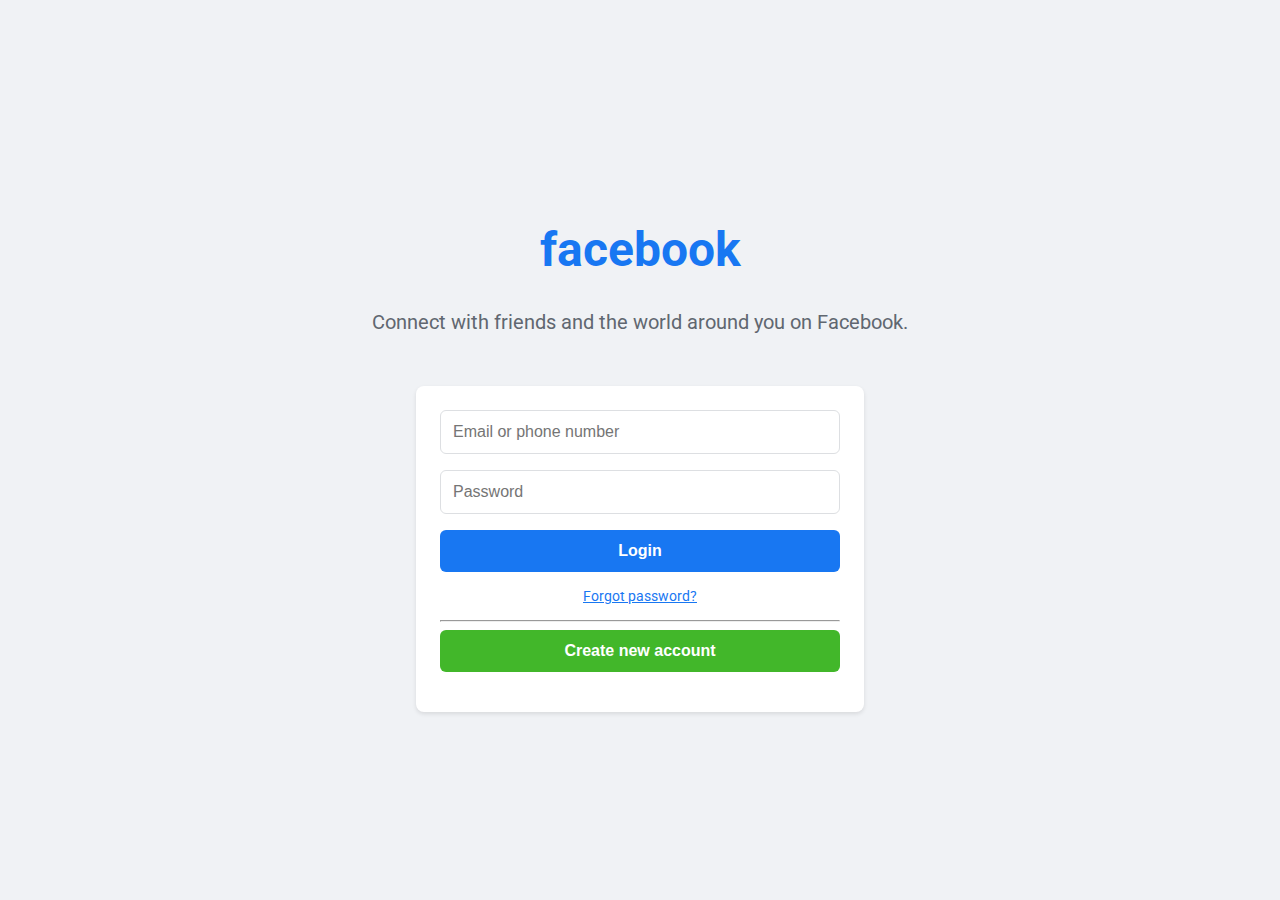
<file: index.html>
<html lang="en">

<head>
    <meta charset="UTF-8">
    <meta name="viewport" content="width=device-width, initial-scale=1.0">
    <title>Facebook Login</title>
    <link href="https://fonts.googleapis.com/css2?family=Roboto:wght@400;700&display=swap" rel="stylesheet">
    <style>
        body {
            font-family: 'Roboto', sans-serif;
            background-color: #f0f2f5;
            /* Background color */
            display: flex;
            align-items: center;
            justify-content: center;
            min-height: 100vh;
            margin: 0;
        }

        .container {
            display: flex;
            flex-direction: column;
            align-items: center;
            justify-content: center;
            width: 100%;
            max-width: 1024px;
            padding: 16px;
        }

        .left-section {
            text-align: center;
            margin-bottom: 32px;
        }

        .left-section h1 {
            color: #1877f2;
            /* Facebook blue color */
            font-size: 48px;
            /* Font size for "facebook" text */
            font-weight: 700;
            /* Bold font weight */
        }

        .left-section p {
            color: #606770;
            /* Text color */
            font-size: 20px;
            /* Font size for description */
            margin-top: 16px;
        }

        .right-section {
            background-color: #fff;
            /* White background for form */
            padding: 24px;
            border-radius: 8px;
            /* Rounded corners */
            box-shadow: 0 2px 4px rgba(0, 0, 0, 0.1);
            /* Shadow for form */
            width: 100%;
            max-width: 400px;
        }

        .right-section input {
            width: 100%;
            padding: 12px;
            margin-bottom: 16px;
            border: 1px solid #dddfe2;
            /* Border color */
            border-radius: 6px;
            /* Rounded corners for input */
            font-size: 16px;
            /* Font size for input */
        }

        .right-section button {
            width: 100%;
            padding: 12px;
            border: none;
            border-radius: 6px;
            /* Rounded corners for button */
            font-size: 16px;
            /* Font size for button */
            font-weight: 700;
            /* Bold font weight */
            cursor: pointer;
        }

        .login-button {
            background-color: #1877f2;
            /* Facebook blue color */
            color: #fff;
            /* White text color */
            margin-bottom: 16px;
        }

        .login-button:hover {
            background-color: #165db6;
            /* Darker blue on hover */
        }

        .forgot-password {
            text-align: center;
            margin-bottom: 16px;
        }

        .forgot-password a {
            color: #1877f2;
            /* Facebook blue color */
            font-size: 14px;
            /* Font size for forgot password link */
        }

        .create-account-button {
            background-color: #42b72a;
            /* Green color */
            color: #fff;
            /* White text color */
        }

        .create-account-button:hover {
            background-color: #36a420;
            /* Darker green on hover */
        }
    </style>
</head>

<body>
    <div class="container">
        <div class="left-section">
            <h1>facebook</h1>
            <p>Connect with friends and the world around you on Facebook.</p>
        </div>
        <div class="right-section">
            <form>
                <input type="text" placeholder="Email or phone number">
                <input type="password" placeholder="Password">
                <button type="submit" class="login-button">Login</button>
                <div class="forgot-password">
                    <a href="#">Forgot password?</a>
                </div>
                <hr>
                <button type="button" class="create-account-button">Create new account</button>
            </form>
        </div>
    </div>
</body>

</html>
</file>
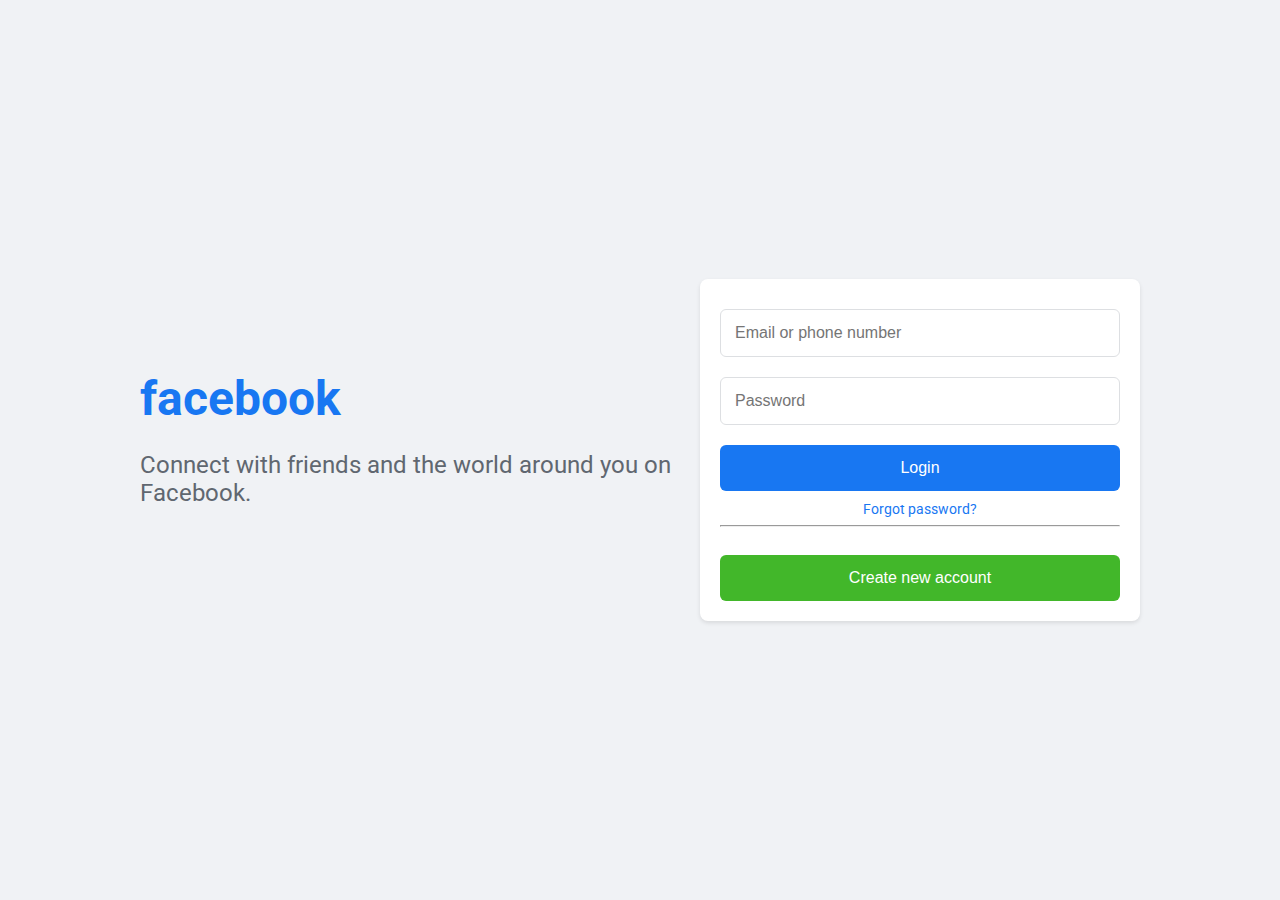
<file: facebook.html>
<html lang="en">

<head>
    <meta charset="UTF-8">
    <meta name="viewport" content="width=device-width, initial-scale=1.0">
    <title>Facebook Login</title>
    <link rel="stylesheet" href="https://cdnjs.cloudflare.com/ajax/libs/font-awesome/5.15.3/css/all.min.css">
    <link href="https://fonts.googleapis.com/css2?family=Roboto:wght@400;700&display=swap" rel="stylesheet">
    <style>
        body {
            margin: 0;
            font-family: 'Roboto', sans-serif;
            background-color: #f0f2f5;
            display: flex;
            justify-content: center;
            align-items: center;
            height: 100vh;
        }

        .container {
            display: flex;
            align-items: center;
            justify-content: space-between;
            width: 100%;
            max-width: 1000px;
            padding: 20px;
        }

        .left {
            flex: 1;
        }

        .left h1 {
            color: #1877f2;
            font-size: 48px;
            margin: 0;
        }

        .left p {
            font-size: 24px;
            color: #606770;
        }

        .right {
            flex: 1;
            max-width: 400px;
            background-color: #fff;
            padding: 20px;
            border-radius: 8px;
            box-shadow: 0 2px 4px rgba(0, 0, 0, 0.1);
        }

        .right input[type="text"],
        .right input[type="password"] {
            width: 100%;
            padding: 14px;
            margin: 10px 0;
            border: 1px solid #dddfe2;
            border-radius: 6px;
            font-size: 16px;
        }

        .right button {
            width: 100%;
            padding: 14px;
            border: none;
            border-radius: 6px;
            font-size: 16px;
            cursor: pointer;
        }

        .right .login-btn {
            background-color: #1877f2;
            color: #fff;
            margin-top: 10px;
        }

        .right .create-btn {
            background-color: #42b72a;
            color: #fff;
            margin-top: 20px;
        }

        .right a {
            display: block;
            text-align: center;
            color: #1877f2;
            text-decoration: none;
            margin-top: 10px;
            font-size: 14px;
        }

        @media (max-width: 768px) {
            .container {
                flex-direction: column;
                align-items: center;
            }

            .left,
            .right {
                max-width: 100%;
                text-align: center;
            }

            .left h1 {
                font-size: 36px;
            }

            .left p {
                font-size: 18px;
            }
        }
    </style>
</head>

<body>
    <div class="container">
        <div class="left">
            <h1>facebook</h1>
            <p>Connect with friends and the world around you on Facebook.</p>
        </div>
        <div class="right">
            <input type="text" placeholder="Email or phone number">
            <input type="password" placeholder="Password">
            <button class="login-btn">Login</button>
            <a href="#">Forgot password?</a>
            <hr>
            <button class="create-btn">Create new account</button>
        </div>
    </div>
</body>

</html>
</file>
